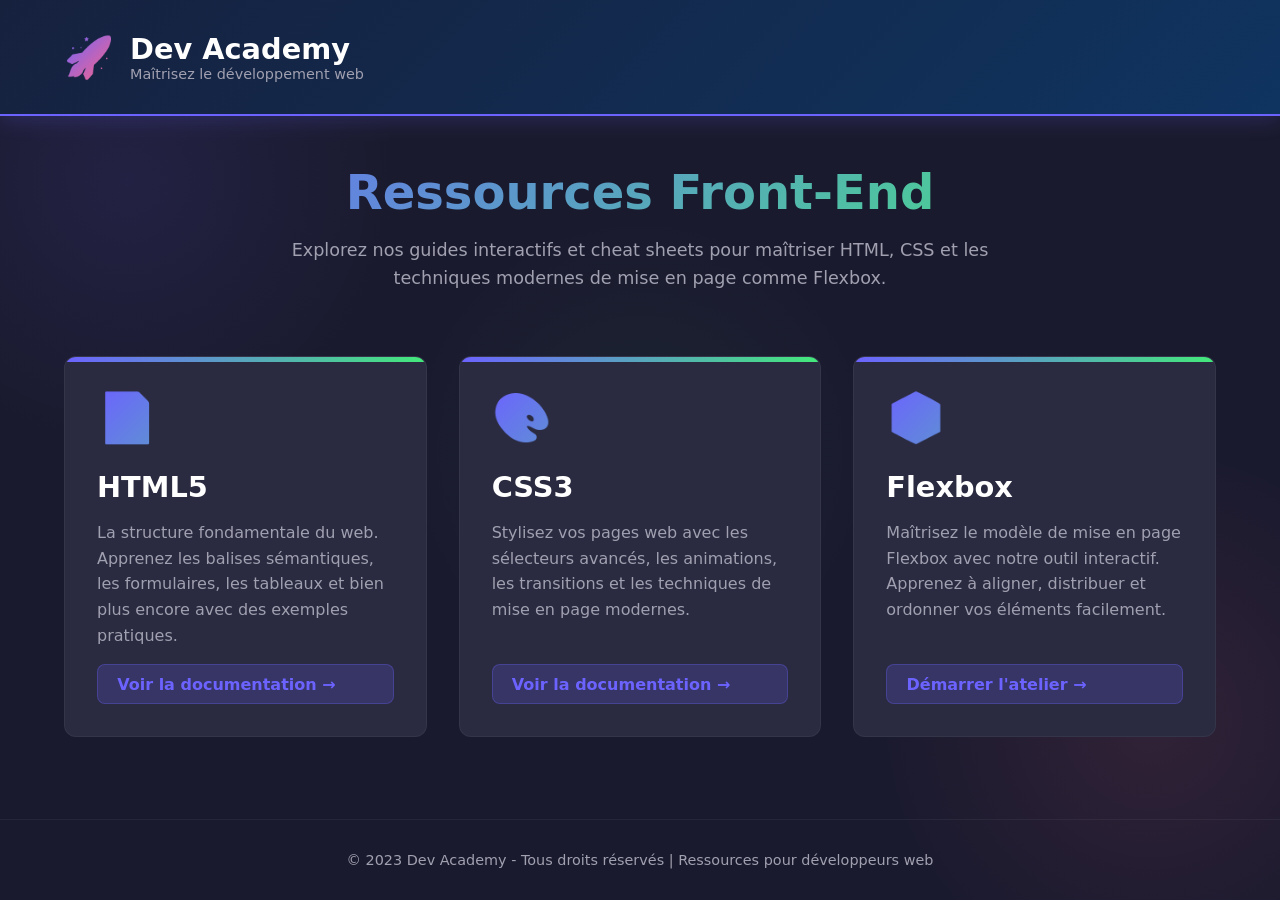
<file: index.html>
<!DOCTYPE html>
<html lang="fr">
<head>
    <meta charset="UTF-8">
    <meta name="viewport" content="width=device-width, initial-scale=1.0">
    <title>Dev Academy - Ressources Front-End</title>
    <style>
        /* ===== RESET & BASE ===== */
        * {
            margin: 0;
            padding: 0;
            box-sizing: border-box;
        }

        :root {
            --primary: #6c63ff;
            --primary-dark: #5a52d5;
            --secondary: #ff6584;
            --accent: #43e97b;
            --dark: #1a1a2e;
            --darker: #16213e;
            --card: #0f3460;
            --text: #e0e0e0;
            --text-muted: #a0a0b0;
            --bg: #1a1a2e;
            --bg-light: #2a2a40;
        }

        body {
            font-family: 'Segoe UI', system-ui, sans-serif;
            background: var(--bg);
            color: var(--text);
            min-height: 100vh;
            display: flex;
            flex-direction: column;
            background-image:
                radial-gradient(circle at 10% 20%, rgba(108, 99, 255, 0.1) 0%, transparent 20%),
                radial-gradient(circle at 90% 80%, rgba(255, 101, 132, 0.1) 0%, transparent 20%),
                radial-gradient(circle at 50% 50%, rgba(67, 233, 123, 0.05) 0%, transparent 30%);
        }

        /* ===== HEADER ===== */
        header {
            background: linear-gradient(135deg, var(--darker) 0%, var(--card) 100%);
            padding: 2rem 4rem;
            display: flex;
            align-items: center;
            justify-content: space-between;
            border-bottom: 2px solid var(--primary);
            box-shadow: 0 4px 20px rgba(108, 99, 255, 0.2);
        }

        .logo {
            display: flex;
            align-items: center;
            gap: 1rem;
        }

        .logo-icon {
            font-size: 2.5rem;
            background: linear-gradient(135deg, var(--primary), var(--secondary));
            -webkit-background-clip: text;
            -webkit-text-fill-color: transparent;
            background-clip: text;
        }

        .logo-text h1 {
            font-size: 1.8rem;
            font-weight: 700;
            color: white;
        }

        .logo-text p {
            font-size: 0.9rem;
            color: var(--text-muted);
            font-weight: 300;
        }

        /* ===== MAIN CONTENT ===== */
        main {
            flex: 1;
            padding: 3rem 4rem;
            max-width: 1400px;
            margin: 0 auto;
            width: 100%;
        }

        .hero {
            text-align: center;
            margin-bottom: 4rem;
        }

        .hero h1 {
            font-size: 3rem;
            margin-bottom: 1rem;
            background: linear-gradient(135deg, var(--primary), var(--accent));
            -webkit-background-clip: text;
            -webkit-text-fill-color: transparent;
            background-clip: text;
        }

        .hero p {
            font-size: 1.1rem;
            color: var(--text-muted);
            max-width: 700px;
            margin: 0 auto;
            line-height: 1.6;
        }

        /* ===== CARDS GRID ===== */
        .cards-grid {
            display: grid;
            grid-template-columns: repeat(auto-fit, minmax(300px, 1fr));
            gap: 2rem;
            margin-top: 2rem;
        }

        .card {
            background: var(--bg-light);
            border-radius: 12px;
            padding: 2rem;
            transition: all 0.3s ease;
            border: 1px solid rgba(255, 255, 255, 0.05);
            position: relative;
            overflow: hidden;
            cursor: pointer;
            display: flex;
            flex-direction: column;
            justify-content: space-between;
            min-height: 250px;
        }

        .card:hover {
            transform: translateY(-5px);
            box-shadow: 0 15px 30px rgba(108, 99, 255, 0.2);
            border-color: var(--primary);
        }

        .card::before {
            content: '';
            position: absolute;
            top: 0;
            left: 0;
            width: 100%;
            height: 5px;
            background: linear-gradient(90deg, var(--primary), var(--accent));
        }

        .card-icon {
            font-size: 3rem;
            margin-bottom: 1.5rem;
            background: linear-gradient(135deg, var(--primary), var(--accent));
            -webkit-background-clip: text;
            -webkit-text-fill-color: transparent;
            background-clip: text;
        }

        .card h2 {
            font-size: 1.8rem;
            margin-bottom: 1rem;
            color: white;
        }

        .card p {
            color: var(--text-muted);
            line-height: 1.6;
            flex: 1;
        }

        .card-btn {
            display: inline-flex;
            align-items: center;
            gap: 0.5rem;
            background: rgba(108, 99, 255, 0.2);
            color: var(--primary);
            padding: 0.6rem 1.2rem;
            border-radius: 8px;
            text-decoration: none;
            font-weight: 600;
            transition: all 0.2s ease;
            border: 1px solid rgba(108, 99, 255, 0.3);
            margin-top: 1rem;
        }

        .card:hover .card-btn {
            background: var(--primary);
            color: white;
        }

        /* ===== FOOTER ===== */
        footer {
            text-align: center;
            padding: 2rem;
            color: var(--text-muted);
            font-size: 0.9rem;
            border-top: 1px solid rgba(255, 255, 255, 0.05);
        }

        /* ===== RESPONSIVE ===== */
        @media (max-width: 768px) {
            header {
                padding: 1.5rem;
                flex-direction: column;
                gap: 1rem;
                text-align: center;
            }

            .logo-text h1 {
                font-size: 1.5rem;
            }

            main {
                padding: 2rem 1.5rem;
            }

            .hero h1 {
                font-size: 2rem;
            }

            .cards-grid {
                grid-template-columns: 1fr;
            }
        }
    </style>
</head>
<body>
    <header>
        <div class="logo">
            <span class="logo-icon">🚀</span>
            <div class="logo-text">
                <h1>Dev Academy</h1>
                <p>Maîtrisez le développement web</p>
            </div>
        </div>
    </header>

    <main>
        <div class="hero">
            <h1>Ressources Front-End</h1>
            <p>Explorez nos guides interactifs et cheat sheets pour maîtriser HTML, CSS et les techniques modernes de mise en page comme Flexbox.</p>
        </div>

        <div class="cards-grid">
            <!-- Card HTML -->
            <div class="card" onclick="window.location.href='html.html'">
                <div>
                    <div class="card-icon">📄</div>
                    <h2>HTML5</h2>
                    <p>La structure fondamentale du web. Apprenez les balises sémantiques, les formulaires, les tableaux et bien plus encore avec des exemples pratiques.</p>
                </div>
                <a href="html.html" class="card-btn">Voir la documentation →</a>
            </div>

            <!-- Card CSS -->
            <div class="card" onclick="window.location.href='css.html'">
                <div>
                    <div class="card-icon">🎨</div>
                    <h2>CSS3</h2>
                    <p>Stylisez vos pages web avec les sélecteurs avancés, les animations, les transitions et les techniques de mise en page modernes.</p>
                </div>
                <a href="css.html" class="card-btn">Voir la documentation →</a>
            </div>

            <!-- Card Flexbox -->
            <div class="card" onclick="window.location.href='main2.html'">
                <div>
                    <div class="card-icon">📦</div>
                    <h2>Flexbox</h2>
                    <p>Maîtrisez le modèle de mise en page Flexbox avec notre outil interactif. Apprenez à aligner, distribuer et ordonner vos éléments facilement.</p>
                </div>
                <a href="main2.html" class="card-btn">Démarrer l'atelier →</a>
            </div>

            <!-- Card Cheat Sheet -->
            <!-- <div class="card" onclick="window.location.href='html.html'">
                <div>
                    <div class="card-icon">📚</div>
                    <h2>Cheat Sheets</h2>
                    <p>Des références rapides pour HTML et CSS. Parfait pour avoir toutes les propriétés et balises importantes sous la main.</p>
                </div>
                <a href="html.html" class="card-btn">Consulter les cheat sheets →</a>
            </div> -->
        </div>
    </main>

    <footer>
        <p>© 2023 Dev Academy - Tous droits réservés | Ressources pour développeurs web</p>
    </footer>
</body>
</html>
</file>
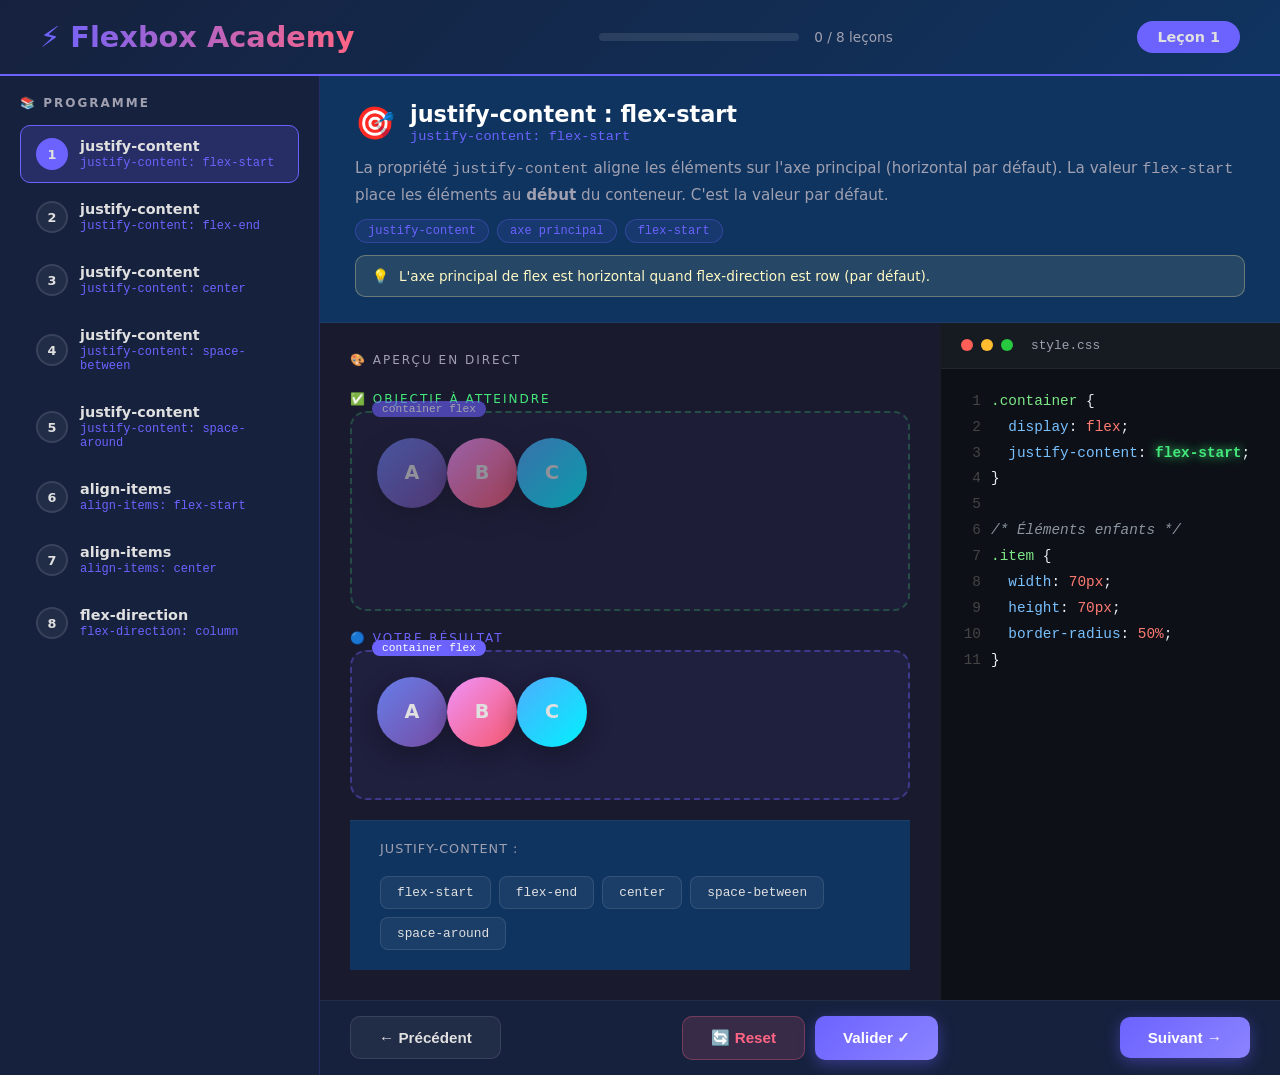
<file: main.html>
<!DOCTYPE html>
<html lang="fr">
<head>
    <meta charset="UTF-8">
    <meta name="viewport" content="width=device-width, initial-scale=1.0">
    <title>Flexbox Academy 🎯</title>
    <style>
        /* ===== RESET & BASE ===== */
        * {
            margin: 0;
            padding: 0;
            box-sizing: border-box;
        }

        :root {
            --primary: #6c63ff;
            --secondary: #ff6584;
            --accent: #43e97b;
            --dark: #1a1a2e;
            --darker: #16213e;
            --card: #0f3460;
            --text: #e0e0e0;
            --text-muted: #a0a0b0;
            --success: #43e97b;
            --warning: #f8b500;
        }

        body {
            font-family: 'Segoe UI', system-ui, sans-serif;
            background: var(--dark);
            color: var(--text);
            min-height: 100vh;
            display: flex;
            flex-direction: column;
        }

        /* ===== HEADER ===== */
        header {
            background: linear-gradient(135deg, var(--darker) 0%, var(--card) 100%);
            padding: 20px 40px;
            display: flex;
            align-items: center;
            justify-content: space-between;
            border-bottom: 2px solid var(--primary);
            box-shadow: 0 4px 20px rgba(108, 99, 255, 0.3);
        }

        .logo {
            font-size: 1.8rem;
            font-weight: 800;
            background: linear-gradient(90deg, var(--primary), var(--secondary));
            -webkit-background-clip: text;
            -webkit-text-fill-color: transparent;
            background-clip: text;
        }

        .level-badge {
            background: var(--primary);
            padding: 8px 20px;
            border-radius: 20px;
            font-weight: 600;
            font-size: 0.9rem;
        }

        .progress-bar-container {
            display: flex;
            align-items: center;
            gap: 15px;
        }

        .progress-track {
            width: 200px;
            height: 8px;
            background: rgba(255,255,255,0.1);
            border-radius: 10px;
            overflow: hidden;
        }

        .progress-fill {
            height: 100%;
            background: linear-gradient(90deg, var(--primary), var(--accent));
            border-radius: 10px;
            transition: width 0.5s ease;
        }

        .progress-text {
            font-size: 0.85rem;
            color: var(--text-muted);
            white-space: nowrap;
        }

        /* ===== MAIN LAYOUT ===== */
        .app-container {
            display: flex;
            flex: 1;
            gap: 0;
            height: calc(100vh - 80px);
        }

        /* ===== SIDEBAR ===== */
        .sidebar {
            width: 320px;
            background: var(--darker);
            border-right: 1px solid rgba(108, 99, 255, 0.2);
            display: flex;
            flex-direction: column;
            overflow-y: auto;
        }

        .lesson-list {
            padding: 20px;
        }

        .lesson-list h3 {
            font-size: 0.75rem;
            text-transform: uppercase;
            letter-spacing: 2px;
            color: var(--text-muted);
            margin-bottom: 15px;
        }

        .lesson-item {
            display: flex;
            align-items: center;
            gap: 12px;
            padding: 12px 15px;
            border-radius: 10px;
            cursor: pointer;
            transition: all 0.2s;
            margin-bottom: 5px;
            border: 1px solid transparent;
        }

        .lesson-item:hover {
            background: rgba(108, 99, 255, 0.1);
            border-color: rgba(108, 99, 255, 0.3);
        }

        .lesson-item.active {
            background: rgba(108, 99, 255, 0.2);
            border-color: var(--primary);
        }

        .lesson-item.completed {
            opacity: 0.7;
        }

        .lesson-num {
            width: 32px;
            height: 32px;
            border-radius: 50%;
            background: rgba(255,255,255,0.05);
            display: flex;
            align-items: center;
            justify-content: center;
            font-size: 0.8rem;
            font-weight: 700;
            flex-shrink: 0;
            border: 2px solid rgba(255,255,255,0.1);
        }

        .lesson-item.active .lesson-num {
            background: var(--primary);
            border-color: var(--primary);
        }

        .lesson-item.completed .lesson-num {
            background: var(--success);
            border-color: var(--success);
            color: var(--dark);
        }

        .lesson-info {
            flex: 1;
        }

        .lesson-title {
            font-size: 0.9rem;
            font-weight: 600;
        }

        .lesson-prop {
            font-size: 0.75rem;
            color: var(--primary);
            font-family: monospace;
            margin-top: 2px;
        }

        /* ===== MAIN CONTENT ===== */
        .main-content {
            flex: 1;
            display: flex;
            flex-direction: column;
            overflow: hidden;
        }

        /* ===== INSTRUCTION PANEL ===== */
        .instruction-panel {
            background: var(--card);
            padding: 25px 35px;
            border-bottom: 1px solid rgba(255,255,255,0.05);
        }

        .instruction-header {
            display: flex;
            align-items: center;
            gap: 15px;
            margin-bottom: 12px;
        }

        .instruction-icon {
            font-size: 2rem;
        }

        .instruction-title {
            font-size: 1.4rem;
            font-weight: 700;
            color: white;
        }

        .instruction-subtitle {
            font-size: 0.85rem;
            color: var(--primary);
            font-family: monospace;
            margin-top: 2px;
        }

        .instruction-text {
            line-height: 1.7;
            color: var(--text-muted);
            font-size: 0.95rem;
        }

        .code-highlight {
            background: rgba(108, 99, 255, 0.2);
            color: var(--accent);
            padding: 2px 8px;
            border-radius: 4px;
            font-family: monospace;
            font-size: 0.9em;
        }

        /* ===== PLAYGROUND ===== */
        .playground {
            flex: 1;
            display: flex;
            flex-direction: column;
            overflow: hidden;
        }

        .playground-split {
            flex: 1;
            display: flex;
            gap: 0;
            overflow: hidden;
        }

        /* ===== VISUALIZER ===== */
        .visualizer-section {
            flex: 1;
            padding: 30px;
            display: flex;
            flex-direction: column;
            gap: 20px;
            background: var(--dark);
            overflow-y: auto;
        }

        .visualizer-label {
            font-size: 0.75rem;
            text-transform: uppercase;
            letter-spacing: 2px;
            color: var(--text-muted);
            margin-bottom: 5px;
        }

        .flex-container {
            background: rgba(108, 99, 255, 0.08);
            border: 2px dashed rgba(108, 99, 255, 0.4);
            border-radius: 16px;
            padding: 25px;
            min-height: 200px;
            display: flex;
            transition: all 0.6s cubic-bezier(0.34, 1.56, 0.64, 1);
            position: relative;
        }

        .flex-container::before {
            content: 'container flex';
            position: absolute;
            top: -12px;
            left: 20px;
            background: var(--primary);
            color: white;
            font-size: 0.7rem;
            padding: 2px 10px;
            border-radius: 10px;
            font-family: monospace;
        }

        /* ===== CIRCLES ===== */
        .flex-item {
            width: 70px;
            height: 70px;
            border-radius: 50%;
            display: flex;
            align-items: center;
            justify-content: center;
            font-weight: 800;
            font-size: 1.2rem;
            flex-shrink: 0;
            transition: all 0.6s cubic-bezier(0.34, 1.56, 0.64, 1);
            box-shadow: 0 8px 25px rgba(0,0,0,0.3);
            position: relative;
            cursor: pointer;
        }

        .flex-item::after {
            content: '';
            position: absolute;
            inset: -4px;
            border-radius: 50%;
            border: 2px solid transparent;
            transition: all 0.3s;
        }

        .flex-item:hover::after {
            border-color: white;
        }

        .item-1 {
            background: linear-gradient(135deg, #667eea, #764ba2);
        }

        .item-2 {
            background: linear-gradient(135deg, #f093fb, #f5576c);
        }

        .item-3 {
            background: linear-gradient(135deg, #4facfe, #00f2fe);
        }

        .item-4 {
            background: linear-gradient(135deg, #43e97b, #38f9d7);
        }

        .item-5 {
            background: linear-gradient(135deg, #f6d365, #fda085);
        }

        /* ===== CODE EDITOR ===== */
        .code-section {
            width: 340px;
            background: #0d1117;
            border-left: 1px solid rgba(255,255,255,0.05);
            display: flex;
            flex-direction: column;
        }

        .code-header {
            padding: 15px 20px;
            background: #161b22;
            border-bottom: 1px solid rgba(255,255,255,0.05);
            display: flex;
            align-items: center;
            gap: 8px;
        }

        .code-dot {
            width: 12px;
            height: 12px;
            border-radius: 50%;
        }

        .dot-red { background: #ff5f57; }
        .dot-yellow { background: #febc2e; }
        .dot-green { background: #28c840; }

        .code-title {
            margin-left: 10px;
            font-size: 0.8rem;
            color: var(--text-muted);
            font-family: monospace;
        }

        .code-editor {
            flex: 1;
            padding: 20px;
            font-family: 'Courier New', monospace;
            font-size: 0.9rem;
            line-height: 1.8;
            overflow-y: auto;
        }

        .code-line {
            display: flex;
            gap: 10px;
        }

        .line-num {
            color: #444;
            user-select: none;
            min-width: 20px;
            text-align: right;
        }

        .code-selector { color: #7ee787; }
        .code-brace { color: #e6edf3; }
        .code-property { color: #79c0ff; }
        .code-colon { color: #e6edf3; }
        .code-value { color: #ff7b72; }
        .code-value.highlight {
            color: var(--accent);
            font-weight: 700;
            text-shadow: 0 0 10px var(--accent);
        }
        .code-semi { color: #e6edf3; }
        .code-comment { color: #8b949e; font-style: italic; }

        /* ===== OPTIONS PANEL ===== */
        .options-panel {
            background: var(--card);
            border-top: 1px solid rgba(255,255,255,0.05);
            padding: 20px 30px;
            display: flex;
            align-items: center;
            gap: 20px;
            flex-wrap: wrap;
        }

        .option-label {
            font-size: 0.8rem;
            color: var(--text-muted);
            text-transform: uppercase;
            letter-spacing: 1px;
        }

        .option-buttons {
            display: flex;
            gap: 8px;
            flex-wrap: wrap;
        }

        .option-btn {
            padding: 8px 16px;
            border-radius: 8px;
            border: 1px solid rgba(255,255,255,0.1);
            background: rgba(255,255,255,0.05);
            color: var(--text);
            font-size: 0.8rem;
            font-family: monospace;
            cursor: pointer;
            transition: all 0.2s;
        }

        .option-btn:hover {
            border-color: var(--primary);
            background: rgba(108, 99, 255, 0.15);
        }

        .option-btn.selected {
            background: var(--primary);
            border-color: var(--primary);
            color: white;
        }

        /* ===== BOTTOM BUTTONS ===== */
        .bottom-nav {
            background: var(--darker);
            padding: 15px 30px;
            display: flex;
            align-items: center;
            justify-content: space-between;
            border-top: 1px solid rgba(255,255,255,0.05);
        }

        .btn {
            padding: 12px 28px;
            border-radius: 10px;
            border: none;
            font-size: 0.95rem;
            font-weight: 600;
            cursor: pointer;
            transition: all 0.2s;
            display: flex;
            align-items: center;
            gap: 8px;
        }

        .btn-primary {
            background: linear-gradient(135deg, var(--primary), #8b83ff);
            color: white;
            box-shadow: 0 4px 15px rgba(108, 99, 255, 0.4);
        }

        .btn-primary:hover {
            transform: translateY(-2px);
            box-shadow: 0 8px 25px rgba(108, 99, 255, 0.5);
        }

        .btn-secondary {
            background: rgba(255,255,255,0.05);
            color: var(--text);
            border: 1px solid rgba(255,255,255,0.1);
        }

        .btn-secondary:hover {
            background: rgba(255,255,255,0.1);
        }

        .btn-success {
            background: linear-gradient(135deg, var(--success), #38f9d7);
            color: var(--dark);
        }

        .btn-reset {
            background: rgba(255, 101, 132, 0.15);
            color: var(--secondary);
            border: 1px solid rgba(255, 101, 132, 0.3);
        }

        /* ===== SUCCESS TOAST ===== */
        .toast {
            position: fixed;
            top: 30px;
            right: 30px;
            background: linear-gradient(135deg, var(--success), #38f9d7);
            color: var(--dark);
            padding: 15px 25px;
            border-radius: 12px;
            font-weight: 700;
            font-size: 1rem;
            transform: translateX(200%);
            transition: transform 0.4s cubic-bezier(0.34, 1.56, 0.64, 1);
            z-index: 1000;
            display: flex;
            align-items: center;
            gap: 10px;
            box-shadow: 0 8px 30px rgba(67, 233, 123, 0.4);
        }

        .toast.show {
            transform: translateX(0);
        }

        /* ===== PROPERTY TAGS ===== */
        .property-tags {
            display: flex;
            gap: 8px;
            flex-wrap: wrap;
            margin-top: 10px;
        }

        .property-tag {
            background: rgba(108, 99, 255, 0.1);
            border: 1px solid rgba(108, 99, 255, 0.3);
            color: var(--primary);
            padding: 4px 12px;
            border-radius: 20px;
            font-size: 0.75rem;
            font-family: monospace;
        }

        /* ===== TOOLTIP ===== */
        .tooltip-box {
            background: rgba(255, 245, 157, 0.1);
            border: 1px solid rgba(255, 245, 157, 0.3);
            border-radius: 10px;
            padding: 12px 16px;
            font-size: 0.85rem;
            color: #fff9c4;
            margin-top: 12px;
            display: flex;
            gap: 10px;
            align-items: flex-start;
        }

        /* ===== ANIMATIONS ===== */
        @keyframes pulse-ring {
            0% { transform: scale(1); opacity: 0.5; }
            100% { transform: scale(1.5); opacity: 0; }
        }

        .flex-item.animate-pulse::before {
            content: '';
            position: absolute;
            inset: 0;
            border-radius: 50%;
            background: inherit;
            animation: pulse-ring 1s ease-out infinite;
        }

        @keyframes float {
            0%, 100% { transform: translateY(0px); }
            50% { transform: translateY(-8px); }
        }

        .flex-item {
            animation: float 3s ease-in-out infinite;
        }

        .flex-item:nth-child(2) { animation-delay: 0.5s; }
        .flex-item:nth-child(3) { animation-delay: 1s; }
        .flex-item:nth-child(4) { animation-delay: 1.5s; }
        .flex-item:nth-child(5) { animation-delay: 2s; }

        /* ===== SCROLLBAR ===== */
        ::-webkit-scrollbar {
            width: 6px;
        }

        ::-webkit-scrollbar-track {
            background: rgba(255,255,255,0.02);
        }

        ::-webkit-scrollbar-thumb {
            background: rgba(108, 99, 255, 0.4);
            border-radius: 3px;
        }

        /* ===== RESPONSIVE ===== */
        @media (max-width: 900px) {
            .sidebar {
                display: none;
            }

            .code-section {
                width: 280px;
            }
        }

        @media (max-width: 600px) {
            .playground-split {
                flex-direction: column;
            }

            .code-section {
                width: 100%;
                height: 200px;
            }
        }
    </style>
</head>
<body>

    <!-- TOAST -->
    <div class="toast" id="toast">
        <span>🎉</span>
        <span id="toast-msg">Parfait ! Bien joué !</span>
    </div>

    <!-- HEADER -->
    <header>
        <div class="logo">⚡ Flexbox Academy</div>
        <div class="progress-bar-container">
            <div class="progress-track">
                <div class="progress-fill" id="progress-fill" style="width: 0%"></div>
            </div>
            <span class="progress-text" id="progress-text">0 / 8 leçons</span>
        </div>
        <div class="level-badge" id="level-badge">Leçon 1</div>
    </header>

    <!-- APP -->
    <div class="app-container">

        <!-- SIDEBAR -->
        <aside class="sidebar">
            <div class="lesson-list">
                <h3>📚 Programme</h3>
                <div id="lesson-list-container"></div>
            </div>
        </aside>

        <!-- MAIN -->
        <div class="main-content">

            <!-- INSTRUCTION -->
            <div class="instruction-panel">
                <div class="instruction-header">
                    <span class="instruction-icon" id="lesson-icon">🎯</span>
                    <div>
                        <div class="instruction-title" id="lesson-title">Titre</div>
                        <div class="instruction-subtitle" id="lesson-subtitle">property: value</div>
                    </div>
                </div>
                <p class="instruction-text" id="lesson-text">Description</p>
                <div class="property-tags" id="property-tags"></div>
                <div class="tooltip-box" id="tooltip-box">
                    <span>💡</span>
                    <span id="tooltip-text">Astuce</span>
                </div>
            </div>

            <!-- PLAYGROUND -->
            <div class="playground">
                <div class="playground-split">

                    <!-- VISUALIZER -->
                    <div class="visualizer-section">
                        <div>
                            <div class="visualizer-label">🎨 Aperçu en direct</div>
                        </div>

                        <!-- TARGET -->
                        <div>
                            <div class="visualizer-label" style="color: #43e97b">✅ Objectif à atteindre</div>
                            <div class="flex-container" id="target-container" style="opacity: 0.6; border-color: rgba(67,233,123,0.4)">
                                <div class="flex-item item-1">A</div>
                                <div class="flex-item item-2">B</div>
                                <div class="flex-item item-3">C</div>
                            </div>
                        </div>

                        <!-- LIVE -->
                        <div>
                            <div class="visualizer-label" style="color: #6c63ff">🔵 Votre résultat</div>
                            <div class="flex-container" id="live-container">
                                <div class="flex-item item-1">A</div>
                                <div class="flex-item item-2">B</div>
                                <div class="flex-item item-3">C</div>
                            </div>
                        </div>

                        <!-- OPTIONS -->
                        <div class="options-panel" id="options-panel">
                            <span class="option-label" id="option-label">Choisir :</span>
                            <div class="option-buttons" id="option-buttons"></div>
                        </div>
                    </div>

                    <!-- CODE -->
                    <div class="code-section">
                        <div class="code-header">
                            <div class="code-dot dot-red"></div>
                            <div class="code-dot dot-yellow"></div>
                            <div class="code-dot dot-green"></div>
                            <span class="code-title">style.css</span>
                        </div>
                        <div class="code-editor" id="code-editor">
                        </div>
                    </div>

                </div>

                <!-- BOTTOM NAV -->
                <div class="bottom-nav">
                    <button class="btn btn-secondary" id="btn-prev" onclick="prevLesson()">
                        ← Précédent
                    </button>
                    <div style="display:flex; gap:10px;">
                        <button class="btn btn-reset" onclick="resetLesson()">
                            🔄 Reset
                        </button>
                        <button class="btn btn-primary" id="btn-validate" onclick="validateAnswer()">
                            Valider ✓
                        </button>
                    </div>
                    <button class="btn btn-primary" id="btn-next" onclick="nextLesson()">
                        Suivant →
                    </button>
                </div>
            </div>
        </div>
    </div>

<script>
// ===================================================
// DATA - LEÇONS FLEXBOX
// ===================================================
const lessons = [
    {
        id: 1,
        icon: "🎯",
        title: "justify-content : flex-start",
        subtitle: "justify-content: flex-start",
        prop: "justify-content",
        text: `La propriété <code>justify-content</code> aligne les éléments sur l'axe principal (horizontal par défaut). 
               La valeur <code>flex-start</code> place les éléments au <strong>début</strong> du conteneur. C'est la valeur par défaut.`,
        tooltip: "L'axe principal de flex est horizontal quand flex-direction est row (par défaut).",
        tags: ["justify-content", "axe principal", "flex-start"],
        items: 3,
        correctValue: "flex-start",
        options: ["flex-start", "flex-end", "center", "space-between", "space-around"],
        targetCSS: { justifyContent: "flex-start" },
        codeBase: [
            { type: "selector", val: ".container" },
            { type: "prop", key: "display", val: "flex" },
            { type: "prop", key: "justify-content", val: "flex-start", highlight: true },
        ]
    },
    {
        id: 2,
        icon: "➡️",
        title: "justify-content : flex-end",
        subtitle: "justify-content: flex-end",
        prop: "justify-content",
        text: `La valeur <code>flex-end</code> place les éléments à la <strong>fin</strong> du conteneur sur l'axe principal. 
               Les cercles vont se déplacer vers la droite.`,
        tooltip: "Attention : les éléments restent dans le même ordre, seule leur position change !",
        tags: ["justify-content", "axe principal", "flex-end"],
        items: 3,
        correctValue: "flex-end",
        options: ["flex-start", "flex-end", "center", "space-between", "space-around"],
        targetCSS: { justifyContent: "flex-end" },
        codeBase: [
            { type: "selector", val: ".container" },
            { type: "prop", key: "display", val: "flex" },
            { type: "prop", key: "justify-content", val: "flex-end", highlight: true },
        ]
    },
    {
        id: 3,
        icon: "⚖️",
        title: "justify-content : center",
        subtitle: "justify-content: center",
        prop: "justify-content",
        text: `La valeur <code>center</code> centre les éléments au <strong>milieu</strong> du conteneur sur l'axe principal.
               C'est l'une des façons les plus simples de centrer des éléments en CSS !`,
        tooltip: "Centrer verticalement utilise align-items: center — on verra ça bientôt !",
        tags: ["justify-content", "centrage", "center"],
        items: 3,
        correctValue: "center",
        options: ["flex-start", "flex-end", "center", "space-between", "space-around"],
        targetCSS: { justifyContent: "center" },
        codeBase: [
            { type: "selector", val: ".container" },
            { type: "prop", key: "display", val: "flex" },
            { type: "prop", key: "justify-content", val: "center", highlight: true },
        ]
    },
    {
        id: 4,
        icon: "↔️",
        title: "justify-content : space-between",
        subtitle: "justify-content: space-between",
        prop: "justify-content",
        text: `<code>space-between</code> répartit les éléments avec un <strong>espace égal entre eux</strong>. 
               Le premier élément est collé au début, le dernier à la fin.`,
        tooltip: "Idéal pour créer des barres de navigation avec le logo à gauche et les liens à droite !",
        tags: ["justify-content", "espace", "space-between"],
        items: 4,
        correctValue: "space-between",
        options: ["flex-start", "center", "space-between", "space-around", "space-evenly"],
        targetCSS: { justifyContent: "space-between" },
        codeBase: [
            { type: "selector", val: ".container" },
            { type: "prop", key: "display", val: "flex" },
            { type: "prop", key: "justify-content", val: "space-between", highlight: true },
        ]
    },
    {
        id: 5,
        icon: "🌌",
        title: "justify-content : space-around",
        subtitle: "justify-content: space-around",
        prop: "justify-content",
        text: `<code>space-around</code> distribue des <strong>espaces égaux autour</strong> de chaque élément. 
               Les espaces aux bords sont deux fois plus petits qu'entre les éléments.`,
        tooltip: "Différence avec space-between : space-around ajoute un espace aussi aux extrémités !",
        tags: ["justify-content", "espace", "space-around"],
        items: 4,
        correctValue: "space-around",
        options: ["space-between", "space-around", "space-evenly", "center", "flex-start"],
        targetCSS: { justifyContent: "space-around" },
        codeBase: [
            { type: "selector", val: ".container" },
            { type: "prop", key: "display", val: "flex" },
            { type: "prop", key: "justify-content", val: "space-around", highlight: true },
        ]
    },
    {
        id: 6,
        icon: "🔼",
        title: "align-items : flex-start",
        subtitle: "align-items: flex-start",
        prop: "align-items",
        text: `<code>align-items</code> aligne les éléments sur l'<strong>axe croisé</strong> (vertical par défaut). 
               <code>flex-start</code> place les éléments en <strong>haut</strong> du conteneur.`,
        tooltip: "align-items agit sur l'axe perpendiculaire à justify-content !",
        tags: ["align-items", "axe croisé", "flex-start"],
        items: 3,
        containerHeight: "200px",
        correctValue: "flex-start",
        options: ["flex-start", "flex-end", "center", "stretch", "baseline"],
        targetCSS: { alignItems: "flex-start", minHeight: "200px" },
        codeBase: [
            { type: "selector", val: ".container" },
            { type: "prop", key: "display", val: "flex" },
            { type: "prop", key: "align-items", val: "flex-start", highlight: true },
        ]
    },
    {
        id: 7,
        icon: "📍",
        title: "align-items : center",
        subtitle: "align-items: center",
        prop: "align-items",
        text: `<code>align-items: center</code> centre les éléments <strong>verticalement</strong>. 
               Combiné avec <code>justify-content: center</code>, c'est le célèbre <strong>centrage parfait</strong> en CSS !`,
        tooltip: "Le Saint Graal du CSS : display: flex + justify-content: center + align-items: center !",
        tags: ["align-items", "centrage vertical", "center"],
        items: 3,
        containerHeight: "200px",
        correctValue: "center",
        options: ["flex-start", "flex-end", "center", "stretch", "baseline"],
        targetCSS: { alignItems: "center", minHeight: "200px" },
        codeBase: [
            { type: "selector", val: ".container" },
            { type: "prop", key: "display", val: "flex" },
            { type: "prop", key: "justify-content", val: "center" },
            { type: "prop", key: "align-items", val: "center", highlight: true },
        ]
    },
    {
        id: 8,
        icon: "🔄",
        title: "flex-direction : column",
        subtitle: "flex-direction: column",
        prop: "flex-direction",
        text: `<code>flex-direction: column</code> change l'axe principal à la <strong>verticale</strong>. 
               Les éléments s'empilent de haut en bas au lieu de gauche à droite.`,
        tooltip: "Quand flex-direction est column, justify-content devient vertical et align-items horizontal !",
        tags: ["flex-direction", "colonne", "axe vertical"],
        items: 3,
        correctValue: "column",
        options: ["row", "column", "row-reverse", "column-reverse"],
        targetCSS: { flexDirection: "column" },
        codeBase: [
            { type: "selector", val: ".container" },
            { type: "prop", key: "display", val: "flex" },
            { type: "prop", key: "flex-direction", val: "column", highlight: true },
        ]
    }
];

// ===================================================
// STATE
// ===================================================
let currentLesson = 0;
let selectedValue = "";
let completed = [];

// ===================================================
// INIT
// ===================================================
function init() {
    renderSidebar();
    loadLesson(0);
}

// ===================================================
// SIDEBAR
// ===================================================
function renderSidebar() {
    const container = document.getElementById('lesson-list-container');
    container.innerHTML = '';
    lessons.forEach((lesson, index) => {
        const div = document.createElement('div');
        div.className = `lesson-item ${index === currentLesson ? 'active' : ''} ${completed.includes(index) ? 'completed' : ''}`;
        div.onclick = () => loadLesson(index);
        div.innerHTML = `
            <div class="lesson-num">${completed.includes(index) ? '✓' : index + 1}</div>
            <div class="lesson-info">
                <div class="lesson-title">${lesson.title.split(':')[0]}</div>
                <div class="lesson-prop">${lesson.subtitle}</div>
            </div>
        `;
        container.appendChild(div);
    });
}

// ===================================================
// LOAD LESSON
// ===================================================
function loadLesson(index) {
    currentLesson = index;
    const lesson = lessons[index];
    selectedValue = "";

    // Header
    document.getElementById('lesson-icon').textContent = lesson.icon;
    document.getElementById('lesson-title').textContent = lesson.title;
    document.getElementById('lesson-subtitle').textContent = lesson.subtitle;
    document.getElementById('lesson-text').innerHTML = lesson.text;
    document.getElementById('tooltip-text').textContent = lesson.tooltip;
    document.getElementById('level-badge').textContent = `Leçon ${index + 1}`;

    // Tags
    const tagsEl = document.getElementById('property-tags');
    tagsEl.innerHTML = lesson.tags.map(t => `<span class="property-tag">${t}</span>`).join('');

    // Progress
    const pct = Math.round((completed.length / lessons.length) * 100);
    document.getElementById('progress-fill').style.width = pct + '%';
    document.getElementById('progress-text').textContent = `${completed.length} / ${lessons.length} leçons`;

    // Containers
    renderContainers(lesson);

    // Options
    renderOptions(lesson);

    // Code
    renderCode(lesson, null);

    // Buttons
    document.getElementById('btn-prev').disabled = index === 0;
    document.getElementById('btn-next').disabled = index === lessons.length - 1;

    // Sidebar
    renderSidebar();
}

// ===================================================
// RENDER CONTAINERS
// ===================================================
function renderContainers(lesson) {
    const items = createItems(lesson.items || 3);

    // TARGET
    const target = document.getElementById('target-container');
    target.innerHTML = items;
    Object.assign(target.style, {
        justifyContent: '',
        alignItems: '',
        flexDirection: '',
        minHeight: ''
    });
    Object.assign(target.style, lesson.targetCSS);

    // LIVE
    const live = document.getElementById('live-container');
    live.innerHTML = items;
    Object.assign(live.style, {
        justifyContent: '',
        alignItems: '',
        flexDirection: '',
        minHeight: lesson.containerHeight || '150px'
    });
}

function createItems(count) {
    let html = '';
    const labels = ['A','B','C','D','E'];
    for(let i = 0; i < count; i++) {
        html += `<div class="flex-item item-${i+1}">${labels[i]}</div>`;
    }
    return html;
}

// ===================================================
// RENDER OPTIONS
// ===================================================
function renderOptions(lesson) {
    const label = document.getElementById('option-label');
    const buttons = document.getElementById('option-buttons');

    label.textContent = `${lesson.prop} :`;
    buttons.innerHTML = '';

    lesson.options.forEach(opt => {
        const btn = document.createElement('button');
        btn.className = 'option-btn';
        btn.textContent = opt;
        btn.onclick = () => selectOption(opt, lesson);
        buttons.appendChild(btn);
    });
}

// ===================================================
// SELECT OPTION
// ===================================================
function selectOption(value, lesson) {
    selectedValue = value;

    // Update button states
    document.querySelectorAll('.option-btn').forEach(btn => {
        btn.classList.toggle('selected', btn.textContent === value);
    });

    // Update live container
    const live = document.getElementById('live-container');
    const cssProp = lesson.prop === 'justify-content' ? 'justifyContent' :
                    lesson.prop === 'align-items' ? 'alignItems' :
                    lesson.prop === 'flex-direction' ? 'flexDirection' : lesson.prop;
    live.style[cssProp] = value;

    // Update code
    renderCode(lesson, value);
}

// ===================================================
// RENDER CODE
// ===================================================
function renderCode(lesson, currentValue) {
    const editor = document.getElementById('code-editor');
    let lineNum = 1;
    let html = '';

    html += codeLine(lineNum++, `<span class="code-selector">.container</span> <span class="code-brace">{</span>`);

    lesson.codeBase.forEach(item => {
        if(item.type === 'selector') return;
        const isHighlight = item.highlight;
        const displayVal = (isHighlight && currentValue) ? currentValue : item.val;
        html += codeLine(lineNum++,
            `&nbsp;&nbsp;<span class="code-property">${item.key}</span><span class="code-colon">:</span> <span class="code-value ${isHighlight ? 'highlight' : ''}">${displayVal}</span><span class="code-semi">;</span>`
        );
    });

    html += codeLine(lineNum++, `<span class="code-brace">}</span>`);
    html += codeLine(lineNum++, ``);

    // Items CSS
    html += codeLine(lineNum++, `<span class="code-comment">/* Éléments enfants */</span>`);
    html += codeLine(lineNum++, `<span class="code-selector">.item</span> <span class="code-brace">{</span>`);
    html += codeLine(lineNum++, `&nbsp;&nbsp;<span class="code-property">width</span><span class="code-colon">:</span> <span class="code-value">70px</span><span class="code-semi">;</span>`);
    html += codeLine(lineNum++, `&nbsp;&nbsp;<span class="code-property">height</span><span class="code-colon">:</span> <span class="code-value">70px</span><span class="code-semi">;</span>`);
    html += codeLine(lineNum++, `&nbsp;&nbsp;<span class="code-property">border-radius</span><span class="code-colon">:</span> <span class="code-value">50%</span><span class="code-semi">;</span>`);
    html += codeLine(lineNum++, `<span class="code-brace">}</span>`);

    editor.innerHTML = html;
}

function codeLine(num, content) {
    return `<div class="code-line"><span class="line-num">${num}</span><span>${content}</span></div>`;
}

// ===================================================
// VALIDATE
// ===================================================
function validateAnswer() {
    const lesson = lessons[currentLesson];

    if(!selectedValue) {
        showToast("❓ Sélectionne une valeur d'abord !", false);
        return;
    }

    if(selectedValue === lesson.correctValue) {
        if(!completed.includes(currentLesson)) {
            completed.push(currentLesson);
        }
        showToast("🎉 Excellent ! C'est la bonne réponse !", true);
        renderSidebar();

        // Update progress
        const pct = Math.round((completed.length / lessons.length) * 100);
        document.getElementById('progress-fill').style.width = pct + '%';
        document.getElementById('progress-text').textContent = `${completed.length} / ${lessons.length} leçons`;

        // Auto next after delay
        setTimeout(() => {
            if(currentLesson < lessons.length - 1) {
                nextLesson();
            }
        }, 2000);
    } else {
        showToast("❌ Pas tout à fait... Essaie encore !", false);
    }
}

// ===================================================
// NAVIGATION
// ===================================================
function nextLesson() {
    if(currentLesson < lessons.length - 1) {
        loadLesson(currentLesson + 1);
    }
}

function prevLesson() {
    if(currentLesson > 0) {
        loadLesson(currentLesson - 1);
    }
}

function resetLesson() {
    selectedValue = "";
    const lesson = lessons[currentLesson];
    const live = document.getElementById('live-container');
    live.style.justifyContent = '';
    live.style.alignItems = '';
    live.style.flexDirection = '';
    document.querySelectorAll('.option-btn').forEach(btn => btn.classList.remove('selected'));
    renderCode(lesson, null);
    showToast("🔄 Remis à zéro !", false);
}

// ===================================================
// TOAST
// ===================================================
function showToast(msg, success) {
    const toast = document.getElementById('toast');
    const toastMsg = document.getElementById('toast-msg');

    toast.style.background = success
        ? 'linear-gradient(135deg, #43e97b, #38f9d7)'
        : 'linear-gradient(135deg, #ff6584, #ff4757)';
    toast.style.color = success ? '#1a1a2e' : 'white';
    toastMsg.textContent = msg;

    toast.classList.add('show');
    setTimeout(() => toast.classList.remove('show'), 2500);
}

// ===================================================
// START
// ===================================================
init();
</script>
</body>
</html>
</file>
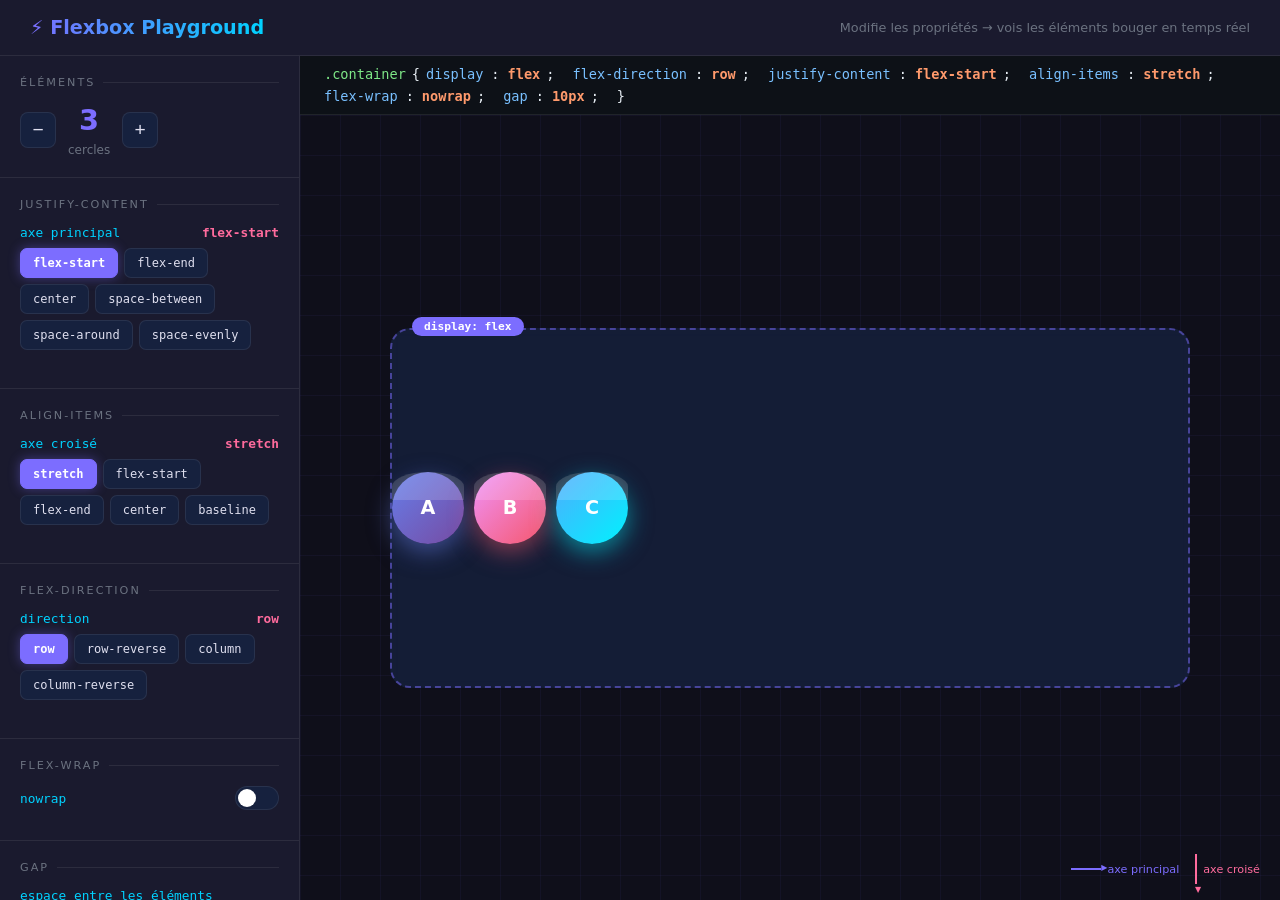
<file: main2.html>
<!DOCTYPE html>
<html lang="fr">
<head>
    <meta charset="UTF-8">
    <meta name="viewport" content="width=device-width, initial-scale=1.0">
    <title>Flexbox Playground</title>
    <style>
        * {
            margin: 0;
            padding: 0;
            box-sizing: border-box;
        }

        :root {
            --bg: #0f0f1a;
            --panel: #1a1a2e;
            --card: #16213e;
            --border: rgba(255,255,255,0.08);
            --primary: #7c6dff;
            --accent: #00d2ff;
            --pink: #ff6b9d;
            --green: #43e97b;
            --yellow: #ffd700;
            --text: #e0e0f0;
            --muted: #6b7280;
        }

        body {
            font-family: 'Segoe UI', system-ui, sans-serif;
            background: var(--bg);
            color: var(--text);
            height: 100vh;
            display: flex;
            flex-direction: column;
            overflow: hidden;
        }

        /* ── HEADER ── */
        header {
            background: var(--panel);
            border-bottom: 1px solid var(--border);
            padding: 0 30px;
            height: 56px;
            display: flex;
            align-items: center;
            justify-content: space-between;
            flex-shrink: 0;
        }

        .logo {
            font-size: 1.2rem;
            font-weight: 800;
            background: linear-gradient(90deg, var(--primary), var(--accent));
            -webkit-background-clip: text;
            -webkit-text-fill-color: transparent;
            background-clip: text;
        }

        .header-hint {
            font-size: 0.8rem;
            color: var(--muted);
        }

        /* ── LAYOUT ── */
        .app {
            flex: 1;
            display: flex;
            overflow: hidden;
        }

        /* ── SIDEBAR CONTROLS ── */
        .controls {
            width: 300px;
            background: var(--panel);
            border-right: 1px solid var(--border);
            display: flex;
            flex-direction: column;
            overflow-y: auto;
            flex-shrink: 0;
        }

        .control-section {
            padding: 20px;
            border-bottom: 1px solid var(--border);
        }

        .section-title {
            font-size: 0.7rem;
            text-transform: uppercase;
            letter-spacing: 2px;
            color: var(--muted);
            margin-bottom: 14px;
            display: flex;
            align-items: center;
            gap: 8px;
        }

        .section-title::after {
            content: '';
            flex: 1;
            height: 1px;
            background: var(--border);
        }

        /* ── ITEM COUNT ── */
        .item-count-control {
            display: flex;
            align-items: center;
            gap: 12px;
        }

        .count-btn {
            width: 36px;
            height: 36px;
            border-radius: 8px;
            border: 1px solid var(--border);
            background: var(--card);
            color: var(--text);
            font-size: 1.2rem;
            cursor: pointer;
            transition: all 0.2s;
            display: flex;
            align-items: center;
            justify-content: center;
        }

        .count-btn:hover {
            background: var(--primary);
            border-color: var(--primary);
        }

        .count-display {
            flex: 1;
            text-align: center;
            font-size: 1.8rem;
            font-weight: 800;
            color: var(--primary);
        }

        .count-label {
            font-size: 0.75rem;
            color: var(--muted);
            text-align: center;
            margin-top: 6px;
        }

        /* ── PROPERTY CONTROL ── */
        .prop-control {
            margin-bottom: 18px;
        }

        .prop-label {
            font-size: 0.8rem;
            font-family: monospace;
            color: var(--accent);
            margin-bottom: 8px;
            display: flex;
            align-items: center;
            justify-content: space-between;
        }

        .prop-current {
            color: var(--pink);
            font-weight: 700;
        }

        .btn-grid {
            display: flex;
            flex-wrap: wrap;
            gap: 6px;
        }

        .prop-btn {
            padding: 7px 12px;
            border-radius: 7px;
            border: 1px solid var(--border);
            background: var(--card);
            color: var(--text);
            font-size: 0.75rem;
            font-family: monospace;
            cursor: pointer;
            transition: all 0.2s;
            white-space: nowrap;
        }

        .prop-btn:hover {
            border-color: var(--primary);
            color: var(--primary);
            background: rgba(124, 109, 255, 0.1);
        }

        .prop-btn.active {
            background: var(--primary);
            border-color: var(--primary);
            color: white;
            font-weight: 600;
            box-shadow: 0 0 12px rgba(124,109,255,0.4);
        }

        /* ── FLEX WRAP TOGGLE ── */
        .toggle-row {
            display: flex;
            align-items: center;
            justify-content: space-between;
            margin-bottom: 10px;
        }

        .toggle-label {
            font-size: 0.8rem;
            font-family: monospace;
            color: var(--accent);
        }

        .toggle {
            width: 44px;
            height: 24px;
            background: var(--card);
            border-radius: 12px;
            border: 1px solid var(--border);
            cursor: pointer;
            position: relative;
            transition: all 0.3s;
        }

        .toggle.on {
            background: var(--primary);
            border-color: var(--primary);
        }

        .toggle::after {
            content: '';
            position: absolute;
            width: 18px;
            height: 18px;
            background: white;
            border-radius: 50%;
            top: 2px;
            left: 2px;
            transition: all 0.3s cubic-bezier(0.34,1.56,0.64,1);
        }

        .toggle.on::after {
            left: 22px;
        }

        /* ── GAP SLIDER ── */
        .slider-row {
            display: flex;
            align-items: center;
            gap: 10px;
            margin-top: 4px;
        }

        .slider {
            flex: 1;
            -webkit-appearance: none;
            height: 4px;
            border-radius: 2px;
            background: var(--card);
            outline: none;
            cursor: pointer;
        }

        .slider::-webkit-slider-thumb {
            -webkit-appearance: none;
            width: 16px;
            height: 16px;
            border-radius: 50%;
            background: var(--primary);
            cursor: pointer;
            box-shadow: 0 0 8px rgba(124,109,255,0.6);
        }

        .slider-val {
            font-size: 0.8rem;
            font-family: monospace;
            color: var(--pink);
            min-width: 35px;
            text-align: right;
        }

        /* ── RESET BTN ── */
        .reset-btn {
            width: 100%;
            padding: 10px;
            border-radius: 8px;
            border: 1px solid rgba(255,107,157,0.3);
            background: rgba(255,107,157,0.08);
            color: var(--pink);
            font-size: 0.85rem;
            cursor: pointer;
            transition: all 0.2s;
            font-weight: 600;
            margin-top: 4px;
        }

        .reset-btn:hover {
            background: rgba(255,107,157,0.2);
        }

        /* ── CANVAS AREA ── */
        .canvas-area {
            flex: 1;
            display: flex;
            flex-direction: column;
            overflow: hidden;
            background: var(--bg);
        }

        /* ── CODE BAR ── */
        .code-bar {
            background: #0d1117;
            border-bottom: 1px solid var(--border);
            padding: 10px 24px;
            font-family: monospace;
            font-size: 0.85rem;
            display: flex;
            align-items: center;
            gap: 6px;
            flex-wrap: wrap;
            flex-shrink: 0;
            min-height: 44px;
        }

        .code-selector { color: #7ee787; }
        .code-brace    { color: #e6edf3; }
        .code-prop     { color: #79c0ff; }
        .code-colon    { color: #e6edf3; margin: 0 2px; }
        .code-val      { color: #ff9a6c; font-weight: 700; }
        .code-semi     { color: #e6edf3; margin-right: 12px; }

        /* ── PLAYGROUND ── */
        .playground {
            flex: 1;
            display: flex;
            align-items: center;
            justify-content: center;
            padding: 40px;
            position: relative;
            overflow: hidden;
        }

        /* Grid background */
        .playground::before {
            content: '';
            position: absolute;
            inset: 0;
            background-image:
                linear-gradient(rgba(124,109,255,0.05) 1px, transparent 1px),
                linear-gradient(90deg, rgba(124,109,255,0.05) 1px, transparent 1px);
            background-size: 40px 40px;
        }

        /* ── FLEX BOX ── */
        .flex-box {
            width: 100%;
            max-width: 800px;
            min-height: 360px;
            background: rgba(22, 33, 62, 0.8);
            border: 2px dashed rgba(124, 109, 255, 0.5);
            border-radius: 20px;
            display: flex;
            position: relative;
            transition: all 0.5s cubic-bezier(0.34,1.2,0.64,1);
            backdrop-filter: blur(4px);
            z-index: 1;
        }

        .flex-box-label {
            position: absolute;
            top: -13px;
            left: 20px;
            background: var(--primary);
            color: white;
            font-size: 0.7rem;
            padding: 3px 12px;
            border-radius: 10px;
            font-family: monospace;
            font-weight: 600;
        }

        /* ── CIRCLES ── */
        .circle {
            display: flex;
            align-items: center;
            justify-content: center;
            font-weight: 800;
            font-size: 1.1rem;
            color: white;
            flex-shrink: 0;
            position: relative;
            cursor: default;
            /* transition sur toutes les propriétés de position/layout */
            transition:
                width 0.5s cubic-bezier(0.34,1.2,0.64,1),
                height 0.5s cubic-bezier(0.34,1.2,0.64,1),
                margin 0.5s ease,
                opacity 0.4s ease,
                transform 0.5s cubic-bezier(0.34,1.56,0.64,1);
        }

        .circle:hover {
            transform: scale(1.12);
            z-index: 10;
        }

        .circle-inner {
            width: 72px;
            height: 72px;
            border-radius: 50%;
            display: flex;
            align-items: center;
            justify-content: center;
            font-weight: 800;
            font-size: 1.2rem;
            box-shadow: 0 8px 30px rgba(0,0,0,0.4);
            position: relative;
            transition: all 0.5s cubic-bezier(0.34,1.56,0.64,1);
        }

        .circle-inner::after {
            content: '';
            position: absolute;
            inset: 0;
            border-radius: 50%;
            background: rgba(255,255,255,0.15);
            top: 0;
            height: 40%;
            border-radius: 50% 50% 0 0;
        }

        /* Colors */
        .c0 .circle-inner { background: linear-gradient(135deg, #667eea, #764ba2); box-shadow: 0 8px 25px rgba(102,126,234,0.5); }
        .c1 .circle-inner { background: linear-gradient(135deg, #f093fb, #f5576c); box-shadow: 0 8px 25px rgba(245,87,108,0.5); }
        .c2 .circle-inner { background: linear-gradient(135deg, #4facfe, #00f2fe); box-shadow: 0 8px 25px rgba(0,242,254,0.5); }
        .c3 .circle-inner { background: linear-gradient(135deg, #43e97b, #38f9d7); box-shadow: 0 8px 25px rgba(67,233,123,0.5); }
        .c4 .circle-inner { background: linear-gradient(135deg, #f6d365, #fda085); box-shadow: 0 8px 25px rgba(253,160,133,0.5); }
        .c5 .circle-inner { background: linear-gradient(135deg, #a18cd1, #fbc2eb); box-shadow: 0 8px 25px rgba(161,140,209,0.5); }
        .c6 .circle-inner { background: linear-gradient(135deg, #fd7043, #ff8a65); box-shadow: 0 8px 25px rgba(253,112,67,0.5); }

        /* appearing animation */
        @keyframes popIn {
            0%   { transform: scale(0) rotate(-180deg); opacity: 0; }
            70%  { transform: scale(1.15) rotate(5deg); }
            100% { transform: scale(1) rotate(0deg); opacity: 1; }
        }

        .circle.pop-in .circle-inner {
            animation: popIn 0.5s cubic-bezier(0.34,1.56,0.64,1) forwards;
        }

        @keyframes popOut {
            0%   { transform: scale(1); opacity: 1; }
            100% { transform: scale(0); opacity: 0; }
        }

        .circle.pop-out .circle-inner {
            animation: popOut 0.3s ease forwards;
        }

        /* ── AXES INDICATOR ── */
        .axes {
            position: absolute;
            bottom: 16px;
            right: 20px;
            display: flex;
            gap: 16px;
            z-index: 2;
        }

        .axis {
            display: flex;
            align-items: center;
            gap: 6px;
            font-size: 0.7rem;
            color: var(--muted);
        }

        .axis-line {
            width: 30px;
            height: 2px;
            position: relative;
        }

        .axis-line::after {
            content: '▶';
            position: absolute;
            right: -6px;
            top: -5px;
            font-size: 8px;
        }

        .axis-main { background: var(--primary); }
        .axis-main::after { color: var(--primary); }
        .axis-cross { background: var(--pink); }
        .axis-cross::after { color: var(--pink); }

        /* vertical axis */
        .axis-line.vertical {
            width: 2px;
            height: 30px;
        }

        .axis-line.vertical::after {
            content: '▼';
            right: -4px;
            top: auto;
            bottom: -10px;
        }

        /* ── SCROLLBAR ── */
        ::-webkit-scrollbar { width: 5px; }
        ::-webkit-scrollbar-track { background: transparent; }
        ::-webkit-scrollbar-thumb { background: rgba(124,109,255,0.3); border-radius: 3px; }
    </style>
</head>
<body>

<header>
    <div class="logo">⚡ Flexbox Playground</div>
    <div class="header-hint">Modifie les propriétés → vois les éléments bouger en temps réel</div>
</header>

<div class="app">

    <!-- ═══════════════ CONTROLS ═══════════════ -->
    <aside class="controls">

        <!-- Nombre d'éléments -->
        <div class="control-section">
            <div class="section-title">Éléments</div>
            <div class="item-count-control">
                <button class="count-btn" onclick="changeCount(-1)">−</button>
                <div>
                    <div class="count-display" id="count-display">3</div>
                    <div class="count-label">cercles</div>
                </div>
                <button class="count-btn" onclick="changeCount(1)">+</button>
            </div>
        </div>

        <!-- justify-content -->
        <div class="control-section">
            <div class="section-title">justify-content</div>
            <div class="prop-control">
                <div class="prop-label">
                    <span>axe principal</span>
                    <span class="prop-current" id="jc-val">flex-start</span>
                </div>
                <div class="btn-grid" id="jc-btns">
                    <button class="prop-btn active" onclick="setProp('justifyContent','flex-start','jc-btns','jc-val')">flex-start</button>
                    <button class="prop-btn" onclick="setProp('justifyContent','flex-end','jc-btns','jc-val')">flex-end</button>
                    <button class="prop-btn" onclick="setProp('justifyContent','center','jc-btns','jc-val')">center</button>
                    <button class="prop-btn" onclick="setProp('justifyContent','space-between','jc-btns','jc-val')">space-between</button>
                    <button class="prop-btn" onclick="setProp('justifyContent','space-around','jc-btns','jc-val')">space-around</button>
                    <button class="prop-btn" onclick="setProp('justifyContent','space-evenly','jc-btns','jc-val')">space-evenly</button>
                </div>
            </div>
        </div>

        <!-- align-items -->
        <div class="control-section">
            <div class="section-title">align-items</div>
            <div class="prop-control">
                <div class="prop-label">
                    <span>axe croisé</span>
                    <span class="prop-current" id="ai-val">stretch</span>
                </div>
                <div class="btn-grid" id="ai-btns">
                    <button class="prop-btn active" onclick="setProp('alignItems','stretch','ai-btns','ai-val')">stretch</button>
                    <button class="prop-btn" onclick="setProp('alignItems','flex-start','ai-btns','ai-val')">flex-start</button>
                    <button class="prop-btn" onclick="setProp('alignItems','flex-end','ai-btns','ai-val')">flex-end</button>
                    <button class="prop-btn" onclick="setProp('alignItems','center','ai-btns','ai-val')">center</button>
                    <button class="prop-btn" onclick="setProp('alignItems','baseline','ai-btns','ai-val')">baseline</button>
                </div>
            </div>
        </div>

        <!-- flex-direction -->
        <div class="control-section">
            <div class="section-title">flex-direction</div>
            <div class="prop-control">
                <div class="prop-label">
                    <span>direction</span>
                    <span class="prop-current" id="fd-val">row</span>
                </div>
                <div class="btn-grid" id="fd-btns">
                    <button class="prop-btn active" onclick="setProp('flexDirection','row','fd-btns','fd-val')">row</button>
                    <button class="prop-btn" onclick="setProp('flexDirection','row-reverse','fd-btns','fd-val')">row-reverse</button>
                    <button class="prop-btn" onclick="setProp('flexDirection','column','fd-btns','fd-val')">column</button>
                    <button class="prop-btn" onclick="setProp('flexDirection','column-reverse','fd-btns','fd-val')">column-reverse</button>
                </div>
            </div>
        </div>

        <!-- flex-wrap -->
        <div class="control-section">
            <div class="section-title">flex-wrap</div>
            <div class="toggle-row">
                <span class="toggle-label" id="wrap-label">nowrap</span>
                <div class="toggle" id="wrap-toggle" onclick="toggleWrap()"></div>
            </div>
        </div>

        <!-- gap -->
        <div class="control-section">
            <div class="section-title">gap</div>
            <div class="prop-label" style="font-size:0.8rem; font-family:monospace; color:var(--accent); margin-bottom:8px;">
                espace entre les éléments
            </div>
            <div class="slider-row">
                <input type="range" class="slider" id="gap-slider"
                       min="0" max="60" value="10"
                       oninput="setGap(this.value)">
                <span class="slider-val" id="gap-val">10px</span>
            </div>
        </div>

        <!-- Reset -->
        <div class="control-section">
            <button class="reset-btn" onclick="resetAll()">↺ Tout réinitialiser</button>
        </div>

    </aside>

    <!-- ═══════════════ CANVAS ═══════════════ -->
    <div class="canvas-area">

        <!-- Code live -->
        <div class="code-bar" id="code-bar"></div>

        <!-- Playground -->
        <div class="playground">
            <div class="flex-box" id="flex-box">
                <div class="flex-box-label">display: flex</div>
                <!-- circles injectés par JS -->
            </div>

            <!-- Indicateurs d'axes -->
            <div class="axes" id="axes-indicator">
                <div class="axis">
                    <div class="axis-line axis-main" id="axis-main-line"></div>
                    <span id="axis-main-label" style="color: var(--primary)">axe principal</span>
                </div>
                <div class="axis">
                    <div class="axis-line axis-cross" id="axis-cross-line"></div>
                    <span id="axis-cross-label" style="color: var(--pink)">axe croisé</span>
                </div>
            </div>
        </div>
    </div>

</div>

<script>
// ─────────────────────────────────────────────
// STATE
// ─────────────────────────────────────────────
const state = {
    count:          3,
    justifyContent: 'flex-start',
    alignItems:     'stretch',
    flexDirection:  'row',
    flexWrap:       'nowrap',
    gap:            10,
};

const labels = ['A','B','C','D','E','F','G'];

// ─────────────────────────────────────────────
// RENDER CIRCLES
// ─────────────────────────────────────────────
function renderCircles() {
    const box    = document.getElementById('flex-box');
    const current = box.querySelectorAll('.circle');
    const currentCount = current.length;
    const targetCount  = state.count;

    if (targetCount > currentCount) {
        // Add circles
        for (let i = currentCount; i < targetCount; i++) {
            const div = document.createElement('div');
            div.className = `circle c${i % 7} pop-in`;
            div.dataset.index = i;
            div.innerHTML = `<div class="circle-inner">${labels[i]}</div>`;
            box.appendChild(div);
            // remove animation class after
            setTimeout(() => div.classList.remove('pop-in'), 600);
        }
    } else if (targetCount < currentCount) {
        // Remove circles
        for (let i = currentCount - 1; i >= targetCount; i--) {
            const el = box.querySelector(`.circle[data-index="${i}"]`);
            if (el) {
                el.classList.add('pop-out');
                setTimeout(() => el.remove(), 300);
            }
        }
    }
}

// ─────────────────────────────────────────────
// APPLY FLEX
// ─────────────────────────────────────────────
function applyFlex() {
    const box = document.getElementById('flex-box');
    box.style.justifyContent = state.justifyContent;
    box.style.alignItems     = state.alignItems;
    box.style.flexDirection  = state.flexDirection;
    box.style.flexWrap       = state.flexWrap;
    box.style.gap            = state.gap + 'px';

    // If column direction, give more height
    const isColumn = state.flexDirection.includes('column');
    box.style.minHeight  = isColumn ? '500px' : '360px';
    box.style.maxWidth   = isColumn ? '400px' : '800px';

    updateAxesIndicator(isColumn);
    updateCodeBar();
}

// ─────────────────────────────────────────────
// AXES INDICATOR
// ─────────────────────────────────────────────
function updateAxesIndicator(isColumn) {
    const mainLine  = document.getElementById('axis-main-line');
    const crossLine = document.getElementById('axis-cross-line');

    if (isColumn) {
        mainLine.classList.add('vertical');
        crossLine.classList.remove('vertical');
    } else {
        mainLine.classList.remove('vertical');
        crossLine.classList.add('vertical');
    }
}

// ─────────────────────────────────────────────
// CODE BAR
// ─────────────────────────────────────────────
function updateCodeBar() {
    const bar = document.getElementById('code-bar');
    const s = state;

    const props = [
        ['display', 'flex'],
        ['flex-direction', s.flexDirection],
        ['justify-content', s.justifyContent],
        ['align-items', s.alignItems],
        ['flex-wrap', s.flexWrap],
        ['gap', s.gap + 'px'],
    ];

    // Only show non-default values (but always show all for learning)
    let html = `<span class="code-selector">.container</span>
                <span class="code-brace">{</span>`;

    props.forEach(([prop, val]) => {
        html += `<span class="code-prop">${prop}</span>
                 <span class="code-colon">:</span>
                 <span class="code-val">${val}</span>
                 <span class="code-semi">;</span>`;
    });

    html += `<span class="code-brace">}</span>`;
    bar.innerHTML = html;
}

// ─────────────────────────────────────────────
// CONTROLS
// ─────────────────────────────────────────────
function changeCount(delta) {
    state.count = Math.min(7, Math.max(1, state.count + delta));
    document.getElementById('count-display').textContent = state.count;
    renderCircles();
}

function setProp(cssProp, value, btnGroupId, labelId) {
    state[cssProp] = value;

    // Update buttons
    document.querySelectorAll(`#${btnGroupId} .prop-btn`).forEach(btn => {
        btn.classList.toggle('active', btn.textContent.trim() === value);
    });

    // Update label
    document.getElementById(labelId).textContent = value;

    applyFlex();
}

function toggleWrap() {
    const toggle = document.getElementById('wrap-toggle');
    const label  = document.getElementById('wrap-label');
    const isOn   = toggle.classList.toggle('on');
    state.flexWrap = isOn ? 'wrap' : 'nowrap';
    label.textContent = state.flexWrap;
    applyFlex();
}

function setGap(val) {
    state.gap = parseInt(val);
    document.getElementById('gap-val').textContent = val + 'px';
    applyFlex();
}

function resetAll() {
    state.justifyContent = 'flex-start';
    state.alignItems     = 'stretch';
    state.flexDirection  = 'row';
    state.flexWrap       = 'nowrap';
    state.gap            = 10;
    state.count          = 3;

    // Reset UI
    document.getElementById('count-display').textContent = 3;
    document.getElementById('gap-slider').value = 10;
    document.getElementById('gap-val').textContent = '10px';
    document.getElementById('wrap-toggle').classList.remove('on');
    document.getElementById('wrap-label').textContent = 'nowrap';

    // Reset buttons
    ['jc-btns','ai-btns','fd-btns'].forEach(id => {
        document.querySelectorAll(`#${id} .prop-btn`).forEach((btn, i) => {
            btn.classList.toggle('active', i === 0);
        });
    });

    document.getElementById('jc-val').textContent = 'flex-start';
    document.getElementById('ai-val').textContent = 'stretch';
    document.getElementById('fd-val').textContent = 'row';

    // Rebuild circles
    const box = document.getElementById('flex-box');
    box.querySelectorAll('.circle').forEach(c => c.remove());
    renderCircles();
    applyFlex();
}

// ─────────────────────────────────────────────
// INIT
// ─────────────────────────────────────────────
renderCircles();
applyFlex();
</script>
</body>
</html>
</file>
